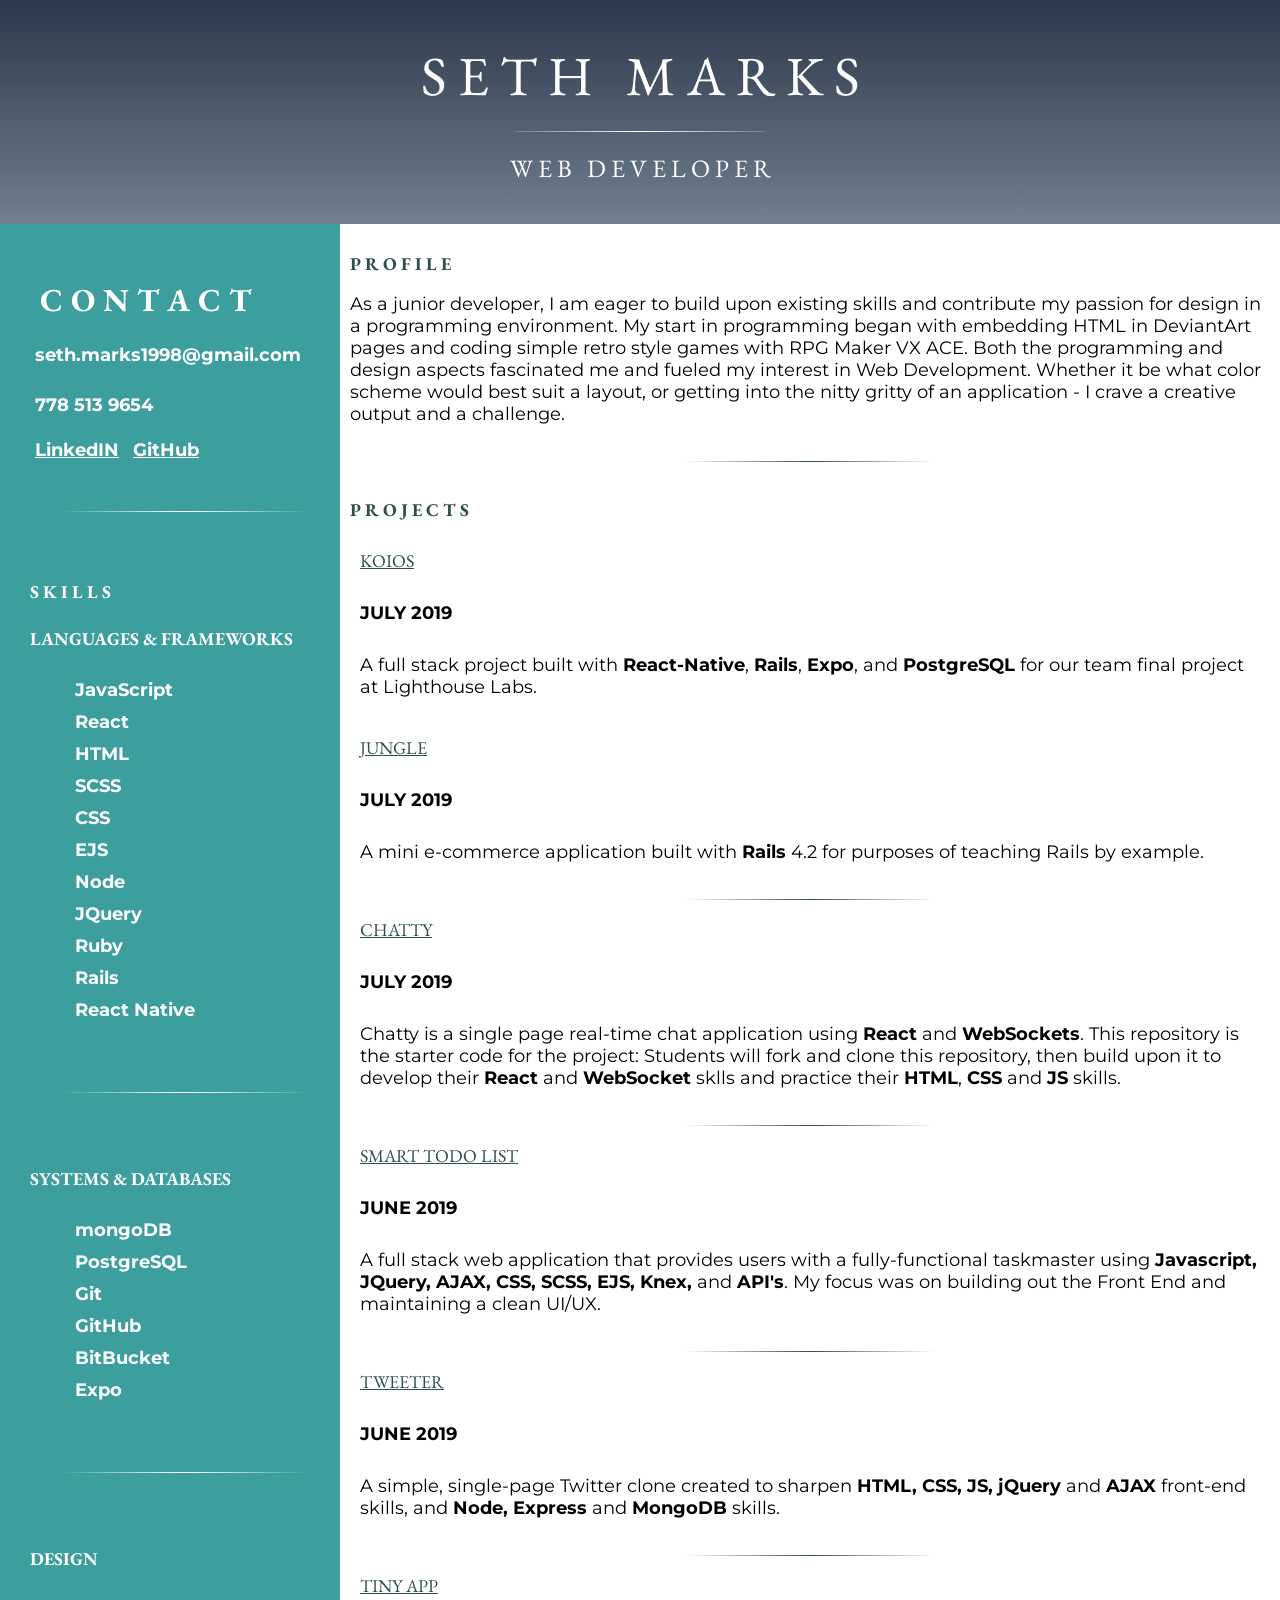
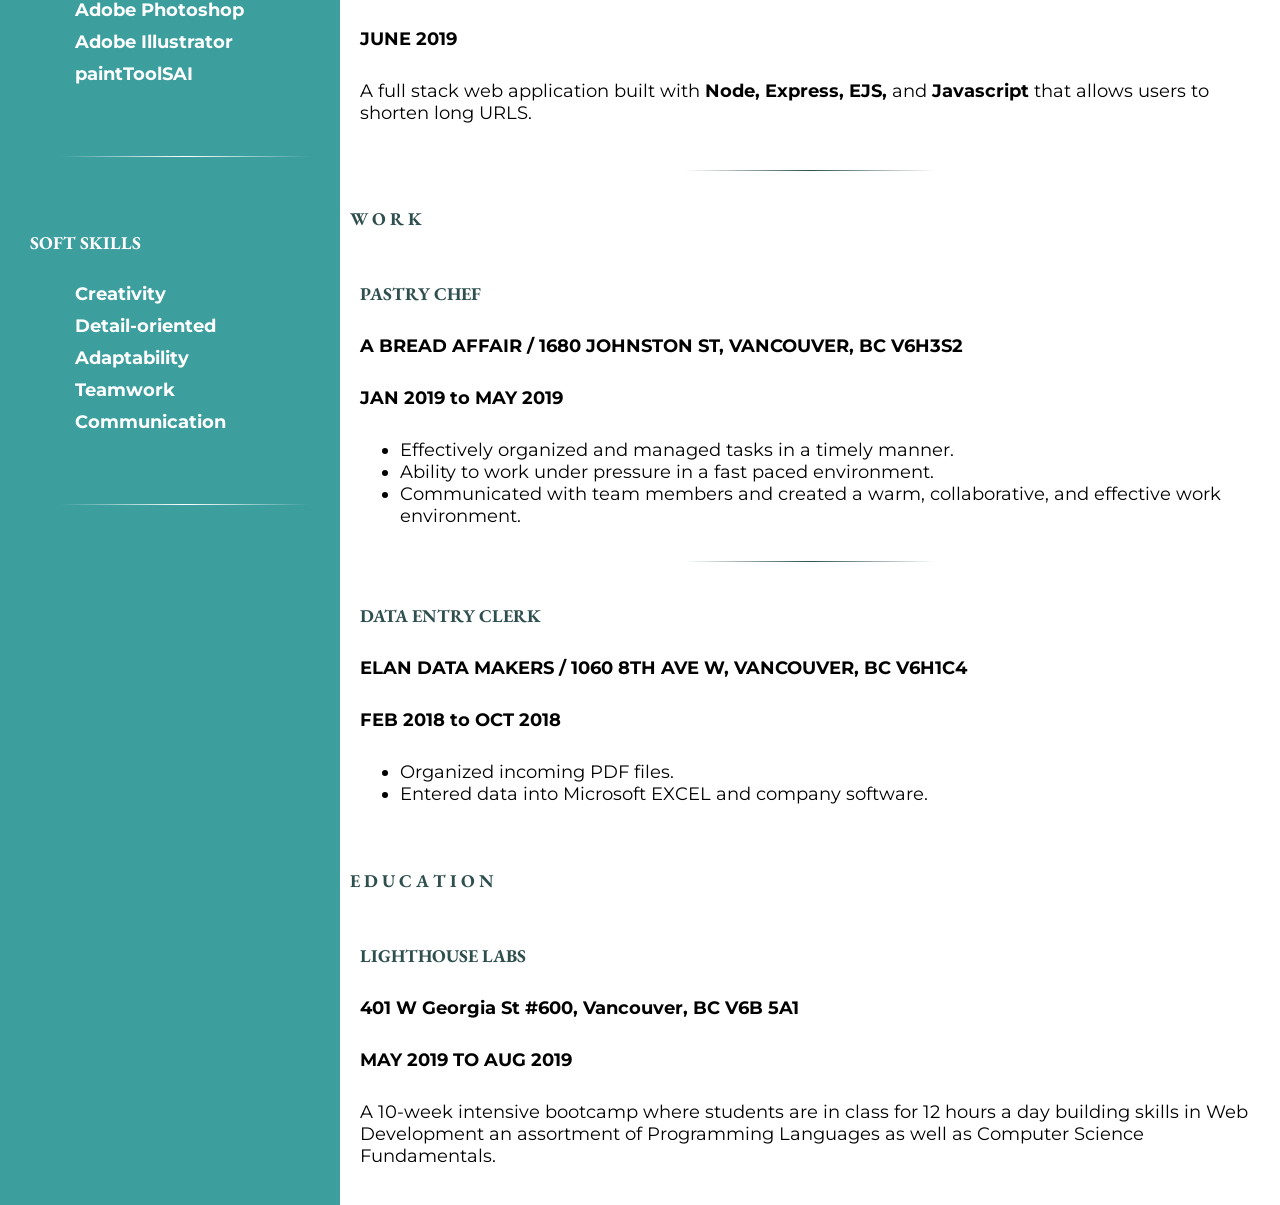
<file: index.html>
<!DOCTYPE html>
<html lang="en">

<head>
    <meta charset="UTF-8">
    <meta name="viewport" content="width=device-width, initial-scale=1, shrink-to-fit=no">
    <link href="https://fonts.googleapis.com/css?family=EB+Garamond|Montserrat:300&display=swap" rel="stylesheet">
    <link rel="stylesheet" type="text/css" href="resume.css">
    <title>Resume</title>
</head>

<body>
    <div class='top'>
        <header>
            <h1>S E T H &nbsp; M A R K S</h1>
            <hr>
            <h3>W E B &nbsp; D E V E L O P E R</h3>
        </header>
    </div>
    <div class="flexy">
        <div class='left'>
            <div class='contact'>
                <h3>C O N T A C T</h3>
                <p>seth.marks1998@gmail.com</p>
                <p>778 513 9654</p>
                <a href="https://www.linkedin.com/in/seth-marks-7ab0a518a/">LinkedIN</a>
                <a href="https://github.com/S-Marks">GitHub</a>
            </div>
            <hr>
            <div class='languages'>
                <h3>S K I L L S</h3>
                <h4>LANGUAGES & FRAMEWORKS</h4>
                <ul>
                    <li>JavaScript</li>
                    <li>React</li>
                    <li>HTML</li>
                    <li>SCSS</li>
                    <li>CSS</li>
                    <li>EJS</li>
                    <li>Node</li>
                    <li>JQuery</li>
                    <li>Ruby</li>
                    <li>Rails</li>
                    <li>React Native</li>
                </ul>
            </div>
            <hr>
            <div class='systems'>
                <h4>SYSTEMS & DATABASES</h4>
                <ul>
                    <li>mongoDB</li>
                    <li>PostgreSQL</li>
                    <li>Git</li>
                    <li>GitHub</li>
                    <li>BitBucket</li>
                    <li>Expo</li>
                </ul>
            </div>
            <hr>
            <div class='design'>
                <h4>DESIGN</h4>
                <ul>
                    <li>Adobe Photoshop</li>
                    <li>Adobe Illustrator</li>
                    <li>paintToolSAI</li>
                </ul>
            </div>
            <hr>
            <div class='skills'>
                <h4>SOFT SKILLS</h4>
                <ul>
                    <li>Creativity</li>
                    <li>Detail-oriented</li>
                    <li>Adaptability</li>
                    <li>Teamwork</li>
                    <li>Communication</li>
                </ul>
            </div>
            <hr>
        </div>
        <div class='center'>
            <div class='left-top'>
                <div class='flexy'>
                    <div class='contact'>
                        <h3>C O N T A C T</h3>
                        <hr>
                        <p>seth.marks1998@gmail.com</p>
                        <p>778 513 9654</p>
                        <a href="https://www.linkedin.com/in/seth-marks-7ab0a518a/">LinkedIN</a>
                        <a href="https://github.com/S-Marks">GitHub</a>
                    </div>
                    <div class='languages'>
                        <h4>LANGUAGES & <br> FRAMEWORKS</h4>
                        <hr>
                        <ul class='ulblock'>
                            <li>JavaScript</li>
                            <li>React</li>
                            <li>HTML</li>
                            <li>SCSS</li>
                            <li>CSS</li>
                            <li>React Native</li>
                        </ul>
                        <ul class='ulblock'>
                            <li>EJS</li>
                            <li>Node</li>
                            <li>JQuery</li>
                            <li>Ruby</li>
                            <li>Rails</li>
                        </ul>
                    </div>
                    <div class='systems'>
                        <h4>SYSTEMS & <br> DATABASES</h4>
                        <hr>
                        <ul>
                            <li>mongoDB</li>
                            <li>PostgreSQL</li>
                            <li>Git</li>
                            <li>GitHub</li>
                            <li>Expo</li>
                            <li>BitBucket</li>
                        </ul>
                    </div>
                    <div class='design'>
                        <h4>DESIGN</h4>
                        <hr>
                        <ul>
                            <li>Adobe Photoshop</li>
                            <li>Adobe Illustrator</li>
                            <li>paintToolSAI</li>
                        </ul>
                    </div>
                    <div class='skills'>
                        <h4>SOFT SKILLS</h4>
                        <hr>
                        <ul>
                            <li>Creativity</li>
                            <li>Detail-oriented</li>
                            <li>Adaptability</li>
                            <li>Teamwork</li>
                            <li>Communication</li>
                        </ul>
                    </div>
                </div>
            </div>
            <div class='summary'>
                <h3>P R O F I L E</h3>
                <p>
                    As a junior developer, I am eager to build upon existing skills and contribute my passion for design in a programming
                    environment. My start in programming began with embedding HTML in DeviantArt pages and coding simple retro style
                    games with RPG Maker VX ACE. Both the programming and design aspects fascinated me and fueled my
                    interest in Web Development. Whether it be what color scheme would best suit a layout, or getting
                    into the nitty gritty of an application - I crave a creative output and a challenge.
                </p>
            </div>
            <hr>
            <div class='projects'>
                <h3>P R O J E C T S</h3>
                <div class='koios'>
                    <a href="https://bitbucket.org/lighthousefinalkoios/koios/src/master/">KOIOS</a>
                    <h5>JULY 2019</h5>
                    <p>A full stack project built with <b>React-Native</b>, <b>Rails</b>, <b>Expo</b>, and <b>PostgreSQL</b> for our team final project at Lighthouse Labs.</p>
                </div>
                <div class='jungle'>
                    <a href="https://github.com/S-Marks/jungle-rails">JUNGLE</a>
                    <h5>JULY 2019</h5>
                    <p>A mini e-commerce application built with <b>Rails</b> 4.2 for purposes of teaching Rails by
                        example.
                    </p>
                </div>
                <hr>
                <div class='chatty'>
                    <a href="https://github.com/S-Marks/react-simple-boilerplate">CHATTY</a>
                    <h5>JULY 2019</h5>
                    <p>Chatty is a single page real-time chat application using <b>React</b> and <b>WebSockets</b>. This repository is the starter code for the project: Students will fork and clone this repository, then build upon it to develop their <b>React</b> and <b>WebSocket</b> sklls and practice their <b>HTML</b>, <b>CSS</b> and <b>JS</b> skills.
                    </p>
                </div>
                <hr>
                <div class='todo'>
                    <a href="https://github.com/bobbyhplau/smart-to-do-list">SMART TODO LIST</a>
                    <h5>JUNE 2019</h5>
                    <p>A full stack web application that provides users with a fully-functional taskmaster using
                        <b>Javascript, JQuery, AJAX, CSS, SCSS, EJS, Knex,</b> and <b>API's</b>. My focus was on
                        building
                        out the Front
                        End and maintaining a clean UI/UX.
                    </p>
                </div>
                <hr>
                <div class='tweeter'>
                    <a href="https://github.com/S-Marks/tweeter">TWEETER</a>
                    <h5>JUNE 2019</h5>
                    <p>A simple, single-page Twitter clone created to sharpen <b>HTML, CSS, JS, jQuery</b> and
                        <b>AJAX</b>
                        front-end skills, and <b>Node, Express</b> and <b>MongoDB</b> skills.</p>
                </div>
                <hr>
                <div class='tiny'>
                    <a href="https://github.com/S-Marks/tinyApp">TINY APP</a>
                    <h5>JUNE 2019</h5>
                    <p>A full stack web application built with <b>Node, Express, EJS,</b> and <b>Javascript</b> that
                        allows
                        users to shorten long URLS.</p>
                </div>
            </div>
            <hr>
            <div class='work'>
                <h3>W O R K</h3>
                <div class='bakery'>
                    <h4>PASTRY CHEF</h4>
                    <h5>A BREAD AFFAIR / 1680 JOHNSTON ST, VANCOUVER, BC V6H3S2</h5>
                    <h5>JAN 2019 to MAY 2019</h5>
                    <ul>
                        <li>Effectively organized and managed tasks in a timely manner.</li>
                        <li>Ability to work under pressure in a fast paced environment.</li>
                        <li>Communicated with team members and created a warm, collaborative, and effective work
                            environment.</li>
                    </ul>
                </div>
                <hr>
                <div class='data'>
                    <h4>DATA ENTRY CLERK</h4>
                    <h5>ELAN DATA MAKERS / 1060 8TH AVE W, VANCOUVER, BC V6H1C4</h5>
                    <h5>FEB 2018 to OCT 2018</h5>
                    <ul>
                        <li>Organized incoming PDF files.</li>
                        <li>Entered data into Microsoft EXCEL and company software.</li>
                    </ul>
                </div>
            </div>
            <div class='education'>
                <h3>E D U C A T I O N</h3>
                <div class='lighthouse'>
                    <h4>LIGHTHOUSE LABS</h4>
                    <h5>401 W Georgia St #600, Vancouver, BC V6B 5A1</h5>
                    <h5>MAY 2019 TO AUG 2019 </h5>
                    <p>A 10-week intensive bootcamp where students are in class for 12 hours a day building skills in Web Development an assortment of Programming Languages as well as Computer Science Fundamentals.</p>
                </div>
            </div>
        </div>
    </div>

</body>

</html>
</file>
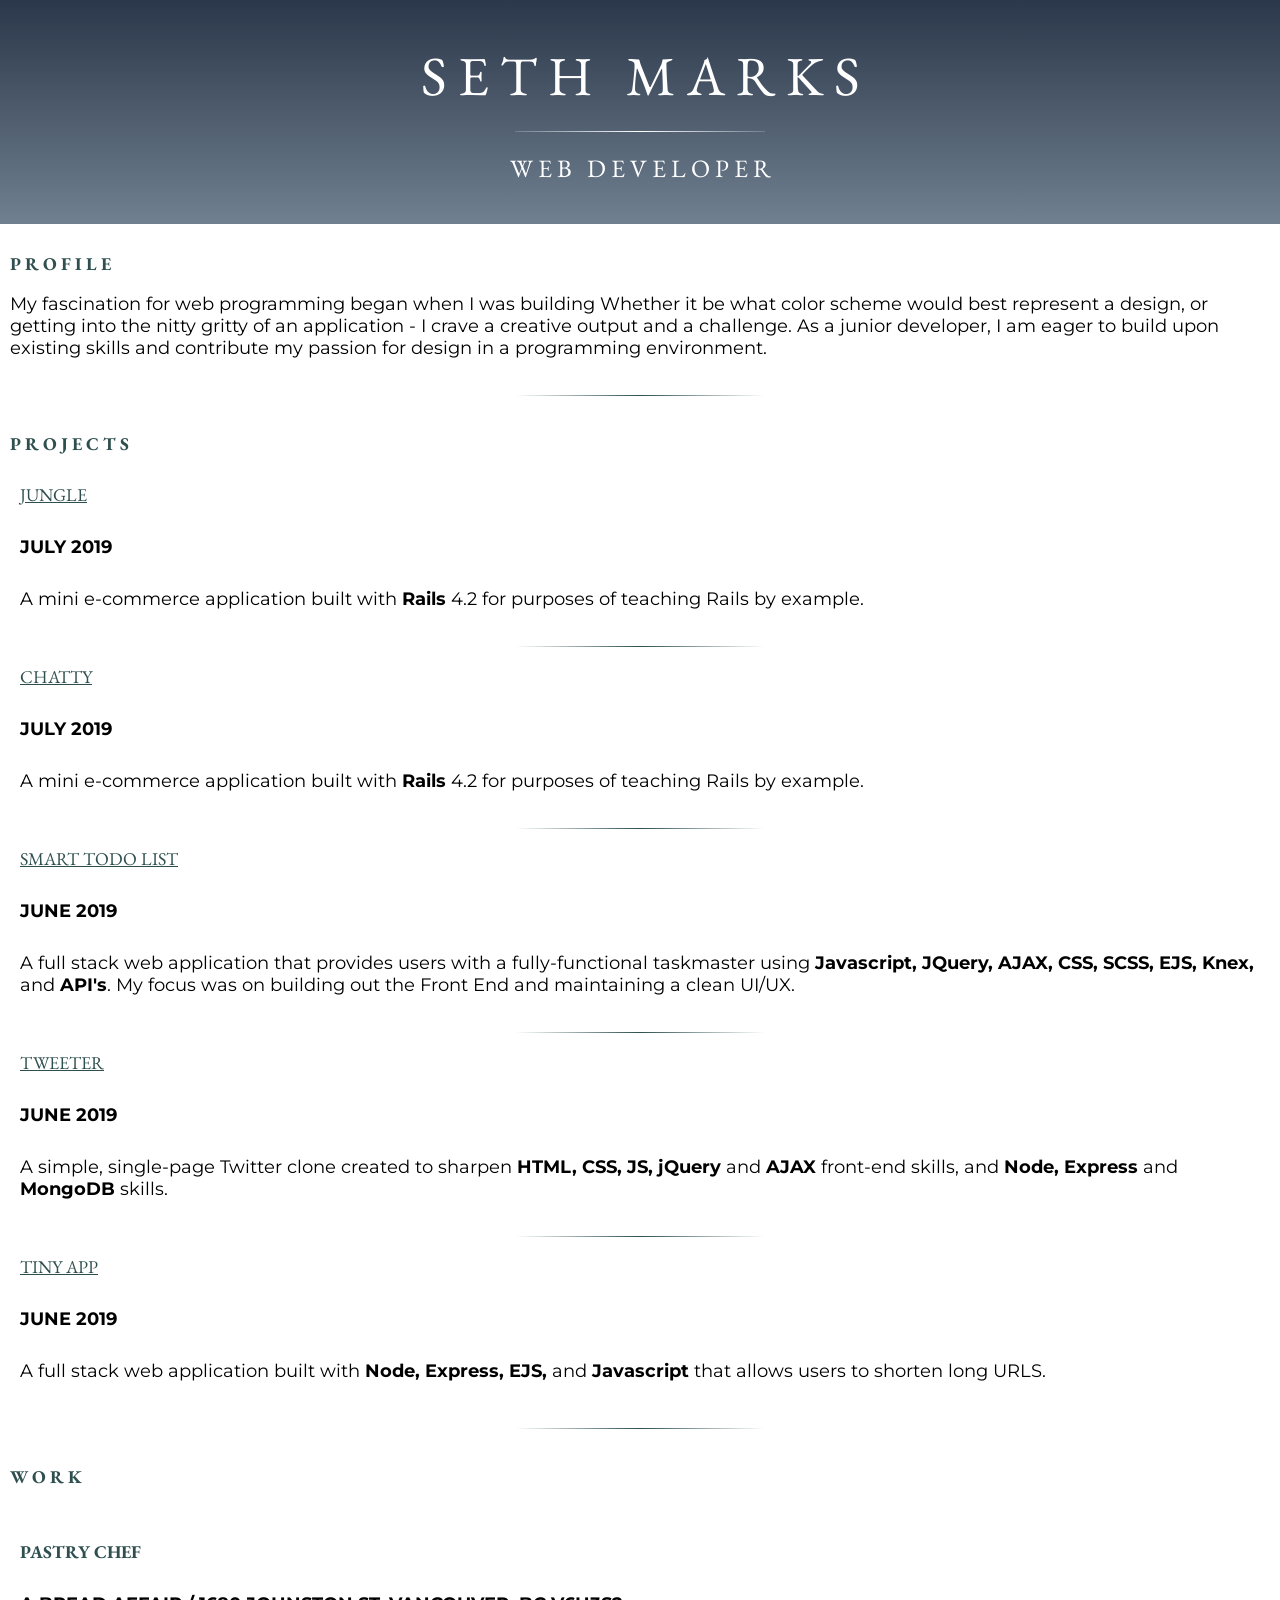
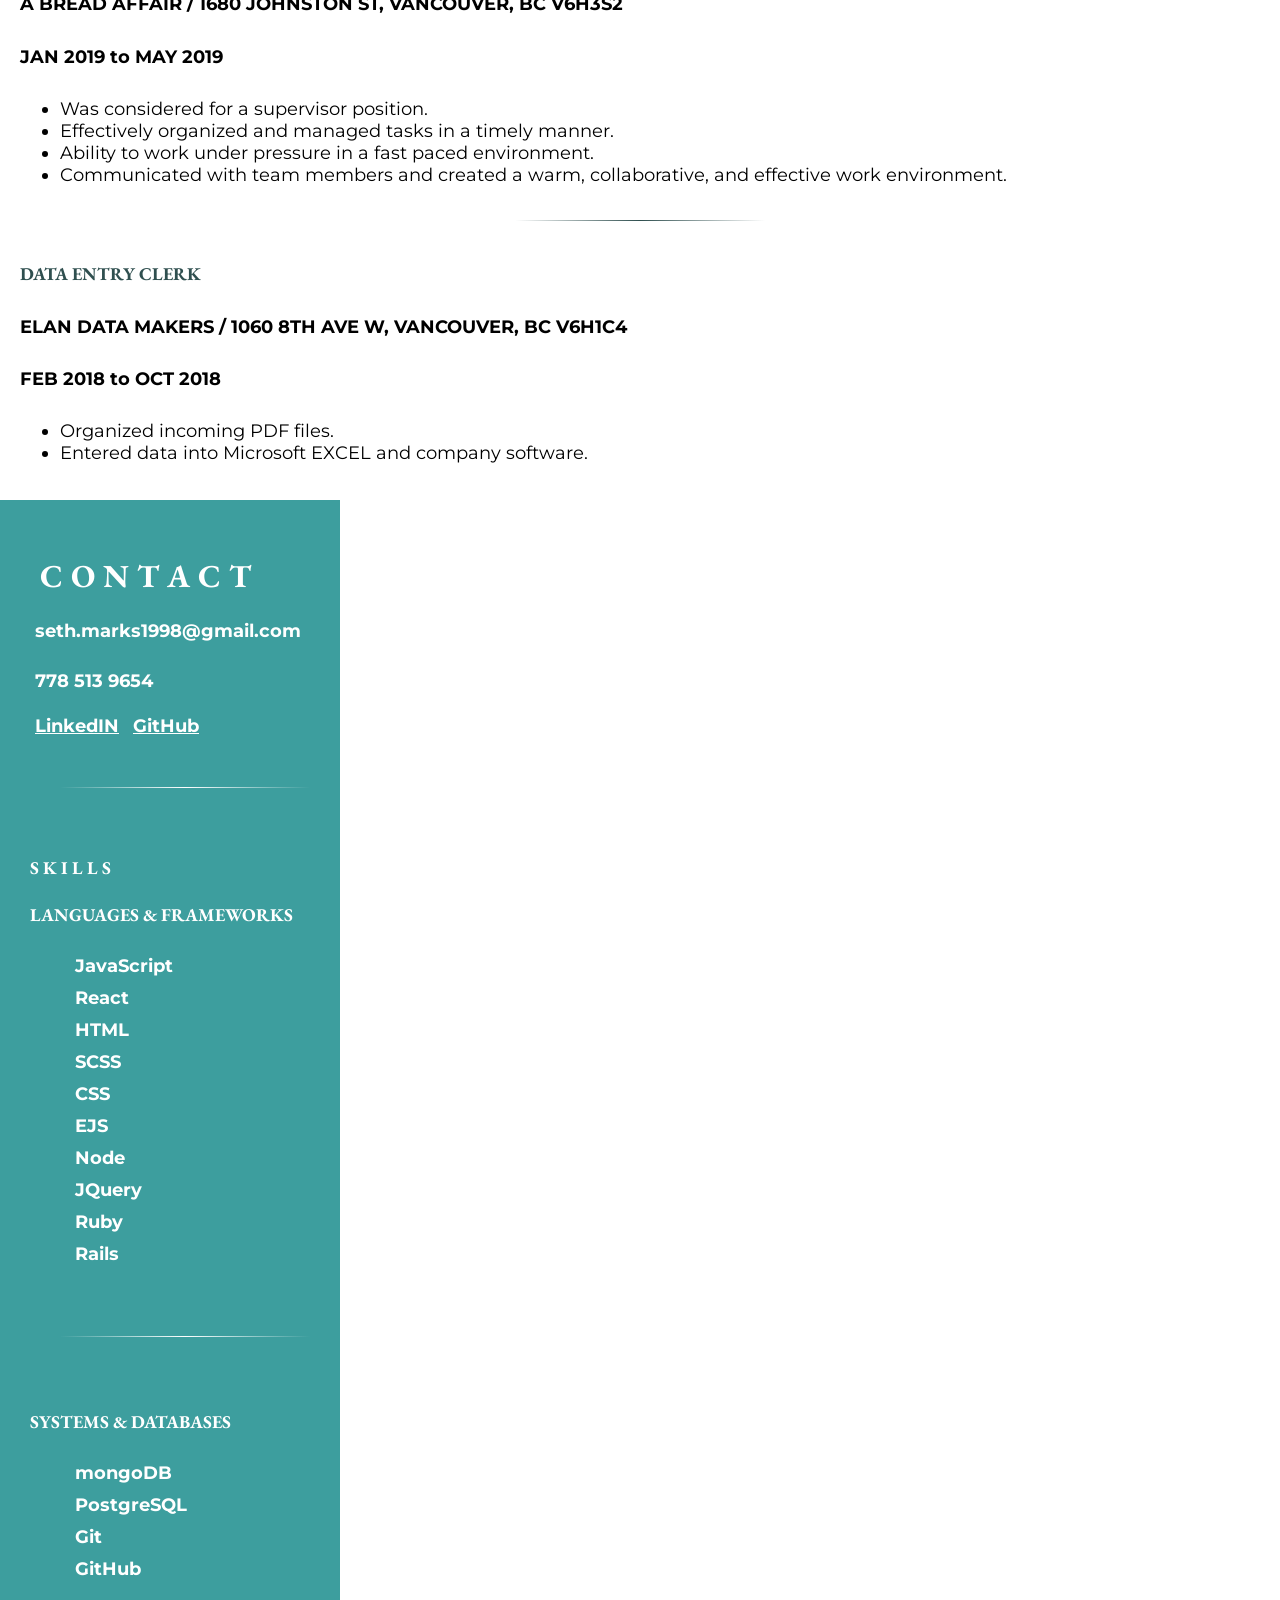
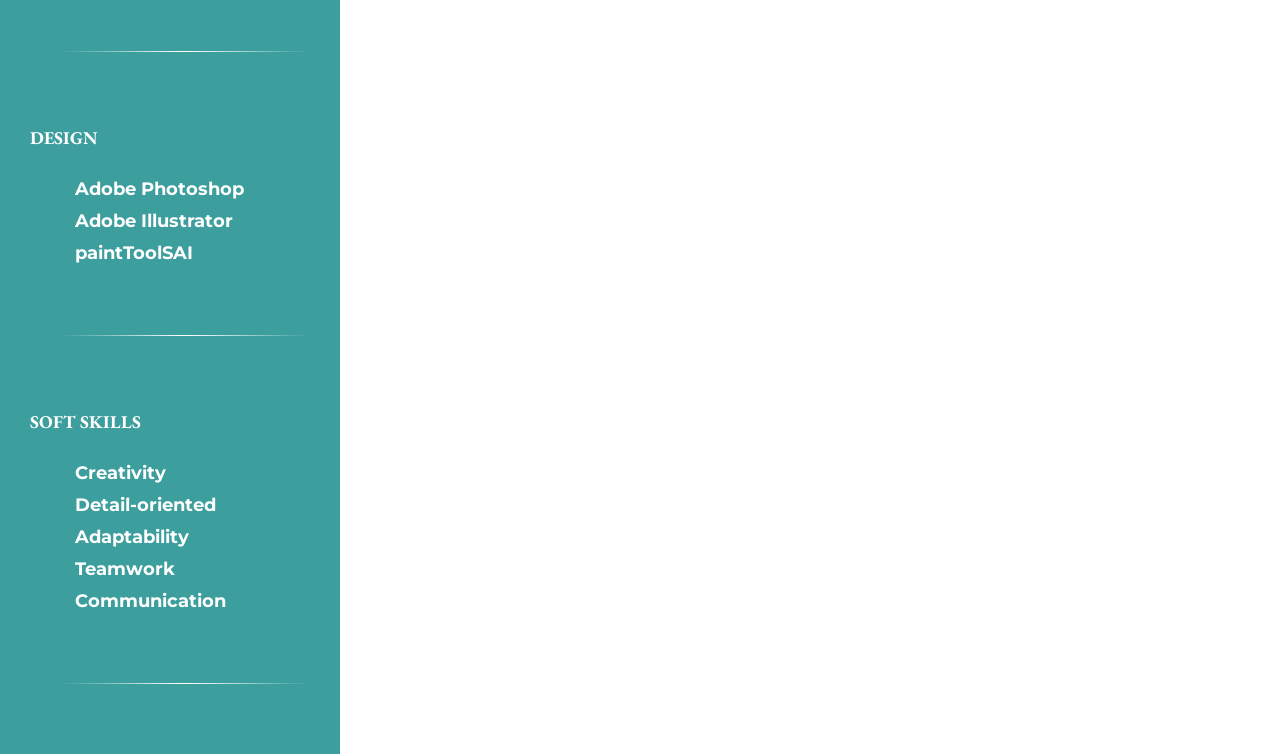
<file: resume.html>
<!DOCTYPE html>
<html lang="en">

<head>
    <meta charset="UTF-8">
    <meta name="viewport" content="width=device-width, initial-scale=1.0">
    <meta http-equiv="X-UA-Compatible" content="ie=edge">
    <link href="https://fonts.googleapis.com/css?family=EB+Garamond|Montserrat:300&display=swap" rel="stylesheet">
    <link rel="stylesheet" type="text/css" href="resume.css">
    <title>Resume</title>
</head>

<body>
    <section class='top'>
        <header>
            <h1>S E T H &nbsp; M A R K S</h1>
            <hr>
            <h3>W E B &nbsp; D E V E L O P E R</h3>
        </header>
    </section>
    <section class='center'>
        <div class='summary'>
            <h3>P R O F I L E</h3>
            <p>
                My fascination for web programming began when I was building Whether it be what color scheme would best
                represent a design, or getting into the nitty gritty of an application - I crave a creative output and a
                challenge. As a junior developer, I am eager to build upon existing skills and contribute my passion for
                design in a programming environment.
            </p>
        </div>
        <hr>
        <div class='projects'>
            <h3>P R O J E C T S</h3>
            <div class='jungle'>
                <a href="https://github.com/S-Marks/jungle-rails">JUNGLE</a>
                <h5>JULY 2019</h5>
                <p>A mini e-commerce application built with <b>Rails</b> 4.2 for purposes of teaching Rails by example.
                </p>
            </div>
            <hr>
            <div class='chatty'>
                <a href="https://github.com/S-Marks/react-simple-boilerplate">CHATTY</a>
                <h5>JULY 2019</h5>
                <p>A mini e-commerce application built with <b>Rails</b> 4.2 for purposes of teaching Rails by example.
                </p>
            </div>
            <hr>
            <div class='todo'>
                <a href="https://github.com/bobbyhplau/smart-to-do-list">SMART TODO LIST</a>
                <h5>JUNE 2019</h5>
                <p>A full stack web application that provides users with a fully-functional taskmaster using
                    <b>Javascript, JQuery, AJAX, CSS, SCSS, EJS, Knex,</b> and <b>API's</b>. My focus was on building
                    out the Front
                    End and maintaining a clean UI/UX.
                </p>
            </div>
            <hr>
            <div class='tweeter'>
                <a href="https://github.com/S-Marks/tweeter">TWEETER</a>
                <h5>JUNE 2019</h5>
                <p>A simple, single-page Twitter clone created to sharpen <b>HTML, CSS, JS, jQuery</b> and <b>AJAX</b>
                    front-end skills, and <b>Node, Express</b> and <b>MongoDB</b> skills.</p>
            </div>
            <hr>
            <div class='tiny'>
                <a href="https://github.com/S-Marks/tinyApp">TINY APP</a>
                <h5>JUNE 2019</h5>
                <p>A full stack web application built with <b>Node, Express, EJS,</b> and <b>Javascript</b> that allows
                    users to shorten long URLS.</p>
            </div>
        </div>
        <hr>
        <div class='work'>
            <h3>W O R K</h3>
            <div class='bakery'>
                <h4>PASTRY CHEF</h4>
                <h5>A BREAD AFFAIR / 1680 JOHNSTON ST, VANCOUVER, BC V6H3S2</h5>
                <h5>JAN 2019 to MAY 2019</h5>
                <ul>
                    <li>Was considered for a supervisor position.</li>
                    <li>Effectively organized and managed tasks in a timely manner.</li>
                    <li>Ability to work under pressure in a fast paced environment.</li>
                    <li>Communicated with team members and created a warm, collaborative, and effective work
                        environment.</li>
                </ul>
            </div>
            <hr>
            <div class='data'>
                <h4>DATA ENTRY CLERK</h4>
                <h5>ELAN DATA MAKERS / 1060 8TH AVE W, VANCOUVER, BC V6H1C4</h5>
                <h5>FEB 2018 to OCT 2018</h5>
                <ul>
                    <li>Organized incoming PDF files.</li>
                    <li>Entered data into Microsoft EXCEL and company software.</li>
                </ul>
            </div>
        </div>
    </section>
    <section class='left'>
        <div class='contact'>
            <h3>C O N T A C T</h3>
            <p>seth.marks1998@gmail.com</p>
            <p>778 513 9654</p>
            <a href="https://www.linkedin.com/in/seth-marks-7ab0a518a/">LinkedIN</a>
            <a href="https://github.com/S-Marks">GitHub</a>
        </div>
        <hr>
        <div class='languages'>
            <h3>S K I L L S</h3>
            <h4>LANGUAGES & FRAMEWORKS</h4>
            <ul>
                <li>JavaScript</li>
                <li>React</li>
                <li>HTML</li>
                <li>SCSS</li>
                <li>CSS</li>
                <li>EJS</li>
                <li>Node</li>
                <li>JQuery</li>
                <li>Ruby</li>
                <li>Rails</li>
            </ul>
        </div>
        <hr>
        <div class='systems'>
            <h4>SYSTEMS & DATABASES</h4>
            <ul>
                <li>mongoDB</li>
                <li>PostgreSQL</li>
                <li>Git</li>
                <li>GitHub</li>
            </ul>
        </div>
        <hr>
        <div class='design'>
            <h4>DESIGN</h4>
            <ul>
                <li>Adobe Photoshop</li>
                <li>Adobe Illustrator</li>
                <li>paintToolSAI</li>
            </ul>
        </div>
        <hr>
        <div class='skills'>
            <h4>SOFT SKILLS</h4>
            <ul>
                <li>Creativity</li>
                <li>Detail-oriented</li>
                <li>Adaptability</li>
                <li>Teamwork</li>
                <li>Communication</li>
            </ul>
        </div>
        <hr>
    </section>

</body>

</html>
</file>
<file: resume.css>
body {
  width: 100vw;
  margin: auto;
  min-width: 400px; }

.top {
  width: 100%; }
  .top header {
    color: white;
    display: flex;
    justify-content: center;
    align-items: center;
    flex-direction: column;
    font-weight: lighter;
    font-family: 'EB Garamond', serif;
    background-image: linear-gradient(#2b374a, slategrey); }
    .top header h1 {
      font-size: 55px;
      font-weight: lighter;
      margin: 40px auto 10px; }
    .top header hr {
      border: 0;
      height: 1px;
      width: 250px;
      margin: 10px;
      color: white;
      background: #333;
      background-image: linear-gradient(to right, slategrey, white, slategrey); }
    .top header h3 {
      font-size: 25px;
      font-weight: lighter;
      margin: 10px auto 40px; }
    @media (max-width: 500px) {
      .top header h1 {
        font-size: 35px; }
      .top header h3 {
        font-size: 20px; } }

.flexy {
  display: flex; }

.center {
  display: flex;
  flex-direction: column; }
  .center div {
    padding: 10px; }
  .center h3 {
    font-size: x-large; }
  .center h3,
  .center h4,
  .center a {
    color: darkslategrey;
    font-family: 'EB Garamond', serif;
    font-size: large; }
  .center h5,
  .center p,
  .center li {
    font-family: 'Montserrat', sans-serif;
    font-size: large; }
  .center hr {
    border: 0;
    height: 1px;
    width: 250px;
    color: white;
    background: #333;
    background-image: linear-gradient(to right, white, darkslategrey, white); }

.left {
  color: white;
  max-width: 300px;
  display: flex;
  padding: 30px 20px;
  flex-direction: column;
  background-color: #3d9e9e; }
  .left .contact {
    padding-top: 15px; }
    .left .contact h3 {
      margin: 10px;
      font-size: 30px;
      font-size: xx-large; }
  .left div {
    padding: 10px; }
  .left h3 {
    font-size: x-large; }
  .left h3,
  .left h4 {
    font-family: 'EB Garamond', serif;
    font-size: large; }
  .left li,
  .left p,
  .left a {
    color: white;
    font-family: 'Montserrat', sans-serif;
    padding: 5px;
    font-size: large;
    font-weight: bold;
    list-style: none; }
  .left hr {
    border: 0;
    height: 1px;
    margin: 40px;
    width: 250px;
    color: white;
    background: #333;
    background-image: linear-gradient(to right, #3d9e9e, white, #3d9e9e); }

.left-top {
  color: white;
  background-color: #3d9e9e;
  font-size: 0.5em; }
  .left-top div {
    padding: 5px; }
  .left-top .flexy {
    flex-direction: row;
    max-height: 50vh;
    flex-wrap: wrap;
    overflow: hidden;
    flex-shrink: 1;
    text-align: center;
    justify-content: space-around; }
    .left-top .flexy .ulblock {
      display: inline-block; }
    .left-top .flexy ul {
      padding: 0; }
    .left-top .flexy div {
      flex-shrink: 1;
      word-wrap: break-word;
      padding: 10px; }
    .left-top .flexy h3,
    .left-top .flexy h4 {
      font-family: 'EB Garamond', serif;
      font-size: 2em; }
    .left-top .flexy li,
    .left-top .flexy p,
    .left-top .flexy a {
      color: white;
      font-family: 'Montserrat', sans-serif;
      font-size: 1.5em;
      font-weight: bold;
      list-style: none; }
    .left-top .flexy hr {
      border: 0;
      height: 1px;
      width: 50%;
      color: white;
      background: #333;
      background-image: linear-gradient(to right, #3d9e9e, white, #3d9e9e); }

@media (max-width: 900px) {
  .left-top {
    display: block; }

  .left {
    display: none; } }
@media (min-width: 901px) {
  .left-top {
    display: none; }

  .left {
    display: flex; } }

/*# sourceMappingURL=resume.css.map */
</file>
